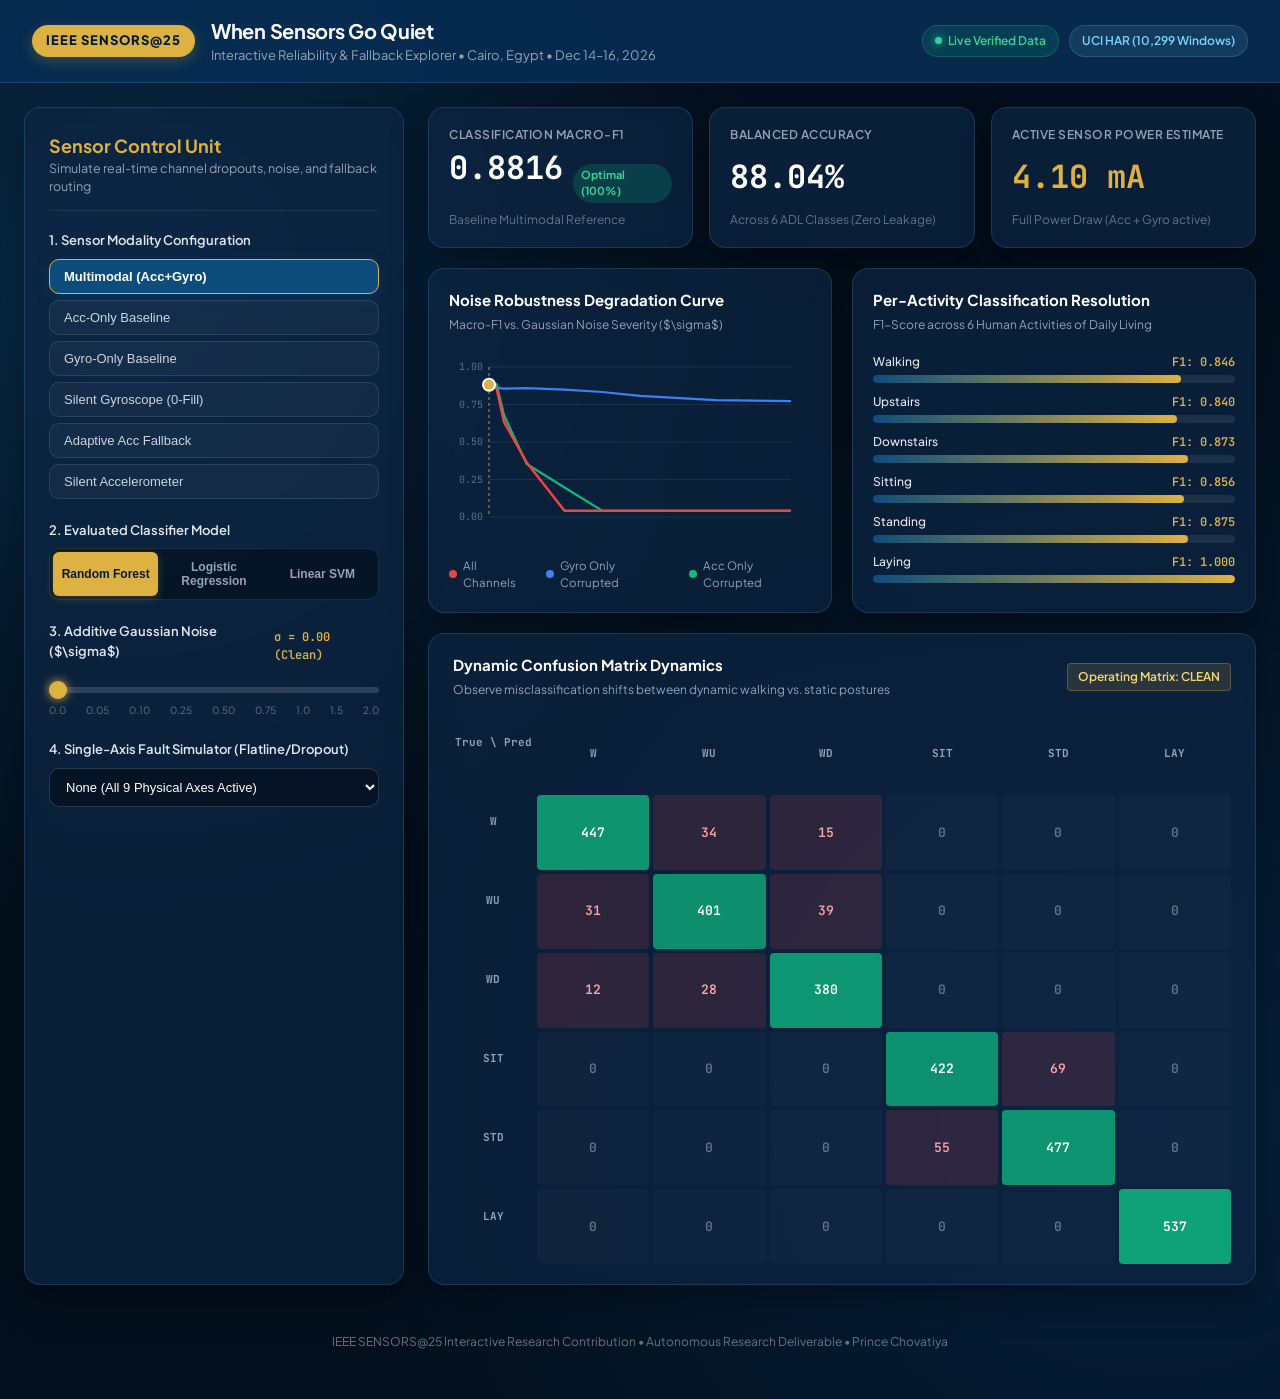
<file: interactive_demo/index.html>
<!DOCTYPE html>
<html lang="en">
<head>
  <meta charset="UTF-8">
  <meta name="viewport" content="width=device-width, initial-scale=1.0">
  <title>When Sensors Go Quiet | IEEE SENSORS@25 Interactive Demonstration</title>
  <link rel="preconnect" href="https://fonts.googleapis.com">
  <link rel="preconnect" href="https://fonts.gstatic.com" crossorigin>
  <link href="https://fonts.googleapis.com/css2?family=Plus+Jakarta+Sans:wght@300;400;500;600;700;800&family=JetBrains+Mono:wght@400;600&display=swap" rel="stylesheet">
  <link rel="stylesheet" href="style.css">
</head>
<body>

  <!-- Top Navigation Bar -->
  <header class="app-header">
    <div class="header-inner">
      <div class="brand-group">
        <div class="milestone-badge">IEEE SENSORS@25</div>
        <div class="brand-title">
          <h1>When Sensors Go Quiet</h1>
          <p>Interactive Reliability & Fallback Explorer • Cairo, Egypt • Dec 14–16, 2026</p>
        </div>
      </div>
      <div class="header-badges">
        <span class="badge live-badge"><span class="pulse-dot"></span> Live Verified Data</span>
        <span class="badge dataset-badge">UCI HAR (10,299 Windows)</span>
      </div>
    </div>
  </header>

  <!-- Main Grid Container -->
  <main class="dashboard-grid">

    <!-- Left Control Panel -->
    <aside class="control-panel card">
      <div class="panel-header">
        <h2>Sensor Control Unit</h2>
        <p class="subtitle">Simulate real-time channel dropouts, noise, and fallback routing</p>
      </div>

      <!-- Control 1: Operating Sensor Configuration -->
      <div class="control-group">
        <label class="control-label">1. Sensor Modality Configuration</label>
        <div class="pill-selector" id="modalitySelector">
          <button class="pill-btn active" data-modality="multimodal">Multimodal (Acc+Gyro)</button>
          <button class="pill-btn" data-modality="acc_only">Acc-Only Baseline</button>
          <button class="pill-btn" data-modality="gyro_only">Gyro-Only Baseline</button>
          <button class="pill-btn alert-pill" data-modality="silent_gyro">Silent Gyroscope (0-Fill)</button>
          <button class="pill-btn success-pill" data-modality="adaptive_fallback">Adaptive Acc Fallback</button>
          <button class="pill-btn danger-pill" data-modality="silent_acc">Silent Accelerometer</button>
        </div>
      </div>

      <!-- Control 2: Classifier Architecture -->
      <div class="control-group">
        <label class="control-label">2. Evaluated Classifier Model</label>
        <div class="segmented-control" id="modelSelector">
          <button class="seg-btn active" data-model="rf">Random Forest</button>
          <button class="seg-btn" data-model="lr">Logistic Regression</button>
          <button class="seg-btn" data-model="svm">Linear SVM</button>
        </div>
      </div>

      <!-- Control 3: Additive Gaussian Noise Sweeper -->
      <div class="control-group">
        <div class="label-with-value">
          <label class="control-label">3. Additive Gaussian Noise ($\sigma$)</label>
          <span class="slider-val" id="noiseValueDisplay">σ = 0.00 (Clean)</span>
        </div>
        <input type="range" id="noiseSlider" min="0" max="8" step="1" value="0" class="custom-slider">
        <div class="slider-ticks">
          <span>0.0</span>
          <span>0.05</span>
          <span>0.10</span>
          <span>0.25</span>
          <span>0.50</span>
          <span>0.75</span>
          <span>1.0</span>
          <span>1.5</span>
          <span>2.0</span>
        </div>
      </div>

      <!-- Control 4: Single-Axis Fault Simulator -->
      <div class="control-group">
        <label class="control-label">4. Single-Axis Fault Simulator (Flatline/Dropout)</label>
        <select id="axisSelector" class="custom-select">
          <option value="none">None (All 9 Physical Axes Active)</option>
          <option value="total_acc_x">Total Acc X-Axis (Primary Fatal Point: -0.830 F1)</option>
          <option value="total_acc_y">Total Acc Y-Axis (-0.141 F1)</option>
          <option value="body_acc_x">Body Acc X-Axis (-0.086 F1)</option>
          <option value="body_gyro_x">Body Gyro X-Axis (-0.149 F1)</option>
          <option value="body_gyro_y">Body Gyro Y-Axis (-0.021 F1)</option>
          <option value="body_gyro_z">Body Gyro Z-Axis (-0.019 F1)</option>
        </select>
      </div>

      <!-- Fallback Benefit Callout -->
      <div class="fallback-callout" id="fallbackCallout">
        <div class="callout-icon">💡</div>
        <div class="callout-text">
          <strong>Adaptive Fallback Advantage</strong>
          <p id="fallbackComparisonText">Switching to the dedicated Accelerometer fallback model recovers +3.53% Macro-F1 over naive zero-imputed joint models.</p>
        </div>
      </div>
    </aside>

    <!-- Right Presentation Display -->
    <section class="display-panel">

      <!-- Metrics Summary Row -->
      <div class="metrics-row">
        <div class="metric-card card">
          <span class="m-label">Classification Macro-F1</span>
          <div class="m-value-wrap">
            <span class="m-val" id="macroF1Display">0.8816</span>
            <span class="m-status-pill badge-optimal" id="statusPill">Optimal (100%)</span>
          </div>
          <span class="m-sub" id="retentionDisplay">Baseline Reference (Pristine 9-Ch)</span>
        </div>

        <div class="metric-card card">
          <span class="m-label">Balanced Accuracy</span>
          <div class="m-value-wrap">
            <span class="m-val" id="balAccDisplay">88.04%</span>
          </div>
          <span class="m-sub">Across 6 ADL Classes (Zero Leakage)</span>
        </div>

        <div class="metric-card card">
          <span class="m-label">Active Sensor Power Estimate</span>
          <div class="m-value-wrap">
            <span class="m-val highlight-val" id="powerDisplay">4.10 mA</span>
          </div>
          <span class="m-sub" id="powerSavingsDisplay">Full Power Draw (Acc + Gyro active)</span>
        </div>
      </div>

      <!-- Mid Row: Robustness Curve & Per-Activity Vulnerability -->
      <div class="two-col-charts">
        
        <!-- Chart 1: Noise Degradation Curve -->
        <div class="chart-card card">
          <div class="chart-header">
            <h3>Noise Robustness Degradation Curve</h3>
            <span class="chart-sub">Macro-F1 vs. Gaussian Noise Severity ($\sigma$)</span>
          </div>
          <div class="canvas-container">
            <canvas id="noiseCurveCanvas"></canvas>
          </div>
          <div class="legend-row">
            <span class="legend-item"><span class="dot dot-red"></span> All Channels</span>
            <span class="legend-item"><span class="dot dot-blue"></span> Gyro Only Corrupted</span>
            <span class="legend-item"><span class="dot dot-green"></span> Acc Only Corrupted</span>
          </div>
        </div>

        <!-- Chart 2: Per-Activity F1 Scores -->
        <div class="chart-card card">
          <div class="chart-header">
            <h3>Per-Activity Classification Resolution</h3>
            <span class="chart-sub">F1-Score across 6 Human Activities of Daily Living</span>
          </div>
          <div class="activity-bars-container" id="activityBars">
            <!-- Dynamically populated by app.js -->
          </div>
        </div>

      </div>

      <!-- Bottom Row: Dynamic Confusion Matrix -->
      <div class="cm-card card">
        <div class="cm-header">
          <div>
            <h3>Dynamic Confusion Matrix Dynamics</h3>
            <span class="chart-sub">Observe misclassification shifts between dynamic walking vs. static postures</span>
          </div>
          <div class="cm-meta-tag" id="cmMetaTag">State: Clean Multimodal (9-Channel)</div>
        </div>

        <div class="cm-wrapper">
          <div class="cm-grid" id="cmGrid">
            <!-- Dynamically populated 6x6 grid -->
          </div>
        </div>
      </div>

    </section>

  </main>

  <!-- Footer -->
  <footer class="app-footer">
    <p>IEEE SENSORS@25 Interactive Research Contribution • Autonomous Research Deliverable • Prince Chovatiya</p>
  </footer>

  <script src="app.js"></script>
</body>
</html>
</file>
<file: interactive_demo/style.css>
/* IEEE SENSORS@25 Interactive Demo Stylesheet */
:root {
  --navy-dark: #082E55;
  --navy-deep: #051A30;
  --navy-mid: #0D4D7B;
  --navy-card: #0A2645;
  --gold: #DEB143;
  --gold-glow: rgba(222, 177, 67, 0.25);
  --gold-light: #F7D678;
  --text-main: #FFFFFF;
  --text-dim: #94A3B8;
  --text-muted: #64748B;
  --bg-page: #030F1C;
  --card-bg: rgba(13, 38, 68, 0.7);
  --card-border: rgba(125, 211, 252, 0.15);
  --card-hover: rgba(125, 211, 252, 0.3);
  --success: #10B981;
  --success-bg: rgba(16, 185, 129, 0.15);
  --danger: #EF4444;
  --danger-bg: rgba(239, 68, 68, 0.15);
  --warning: #F59E0B;
  --radius-lg: 16px;
  --radius-md: 10px;
  --radius-sm: 6px;
  --shadow-card: 0 16px 36px rgba(0, 0, 0, 0.35);
  --transition: all 0.2s cubic-bezier(0.4, 0, 0.2, 1);
}

* {
  box-sizing: border-box;
  margin: 0;
  padding: 0;
}

body {
  font-family: 'Plus Jakarta Sans', -apple-system, BlinkMacSystemFont, sans-serif;
  background-color: var(--bg-page);
  background-image: 
    radial-gradient(circle at 10% 20%, rgba(13, 77, 123, 0.45) 0%, transparent 40%),
    radial-gradient(circle at 90% 80%, rgba(8, 46, 85, 0.55) 0%, transparent 50%);
  color: var(--text-main);
  min-height: 100vh;
  line-height: 1.5;
  padding-bottom: 24px;
}

/* Header */
.app-header {
  background: rgba(8, 46, 85, 0.85);
  backdrop-filter: blur(14px);
  border-bottom: 1px solid var(--card-border);
  padding: 16px 32px;
  position: sticky;
  top: 0;
  z-index: 100;
}

.header-inner {
  max-width: 1440px;
  margin: 0 auto;
  display: flex;
  align-items: center;
  justify-content: space-between;
  flex-wrap: wrap;
  gap: 16px;
}

.brand-group {
  display: flex;
  align-items: center;
  gap: 16px;
}

.milestone-badge {
  background: var(--gold);
  color: var(--navy-deep);
  font-weight: 800;
  font-size: 13px;
  letter-spacing: 1px;
  padding: 6px 14px;
  border-radius: 50px;
  box-shadow: 0 4px 14px var(--gold-glow);
  white-space: nowrap;
}

.brand-title h1 {
  font-size: 20px;
  font-weight: 700;
  color: #FFFFFF;
  letter-spacing: -0.3px;
}

.brand-title p {
  font-size: 13px;
  color: var(--text-dim);
}

.header-badges {
  display: flex;
  align-items: center;
  gap: 10px;
}

.badge {
  font-size: 12px;
  font-weight: 600;
  padding: 6px 12px;
  border-radius: 50px;
  display: inline-flex;
  align-items: center;
  gap: 6px;
}

.live-badge {
  background: rgba(16, 185, 129, 0.15);
  color: #34D399;
  border: 1px solid rgba(16, 185, 129, 0.3);
}

.pulse-dot {
  width: 7px;
  height: 7px;
  background: #34D399;
  border-radius: 50%;
  box-shadow: 0 0 8px #34D399;
  animation: pulse 1.5s infinite;
}

@keyframes pulse {
  0% { transform: scale(0.9); opacity: 0.7; }
  50% { transform: scale(1.3); opacity: 1; }
  100% { transform: scale(0.9); opacity: 0.7; }
}

.dataset-badge {
  background: rgba(125, 211, 252, 0.1);
  color: #7DD3FC;
  border: 1px solid rgba(125, 211, 252, 0.2);
}

/* Dashboard Layout */
.dashboard-grid {
  max-width: 1440px;
  margin: 24px auto;
  padding: 0 24px;
  display: grid;
  grid-template-columns: 380px 1fr;
  gap: 24px;
}

/* Cards */
.card {
  background: var(--card-bg);
  backdrop-filter: blur(12px);
  border: 1px solid var(--card-border);
  border-radius: var(--radius-lg);
  padding: 24px;
  box-shadow: var(--shadow-card);
  transition: var(--transition);
}

.card:hover {
  border-color: var(--card-hover);
}

/* Control Panel */
.panel-header {
  margin-bottom: 20px;
  border-bottom: 1px solid rgba(255, 255, 255, 0.08);
  padding-bottom: 14px;
}

.panel-header h2 {
  font-size: 18px;
  font-weight: 700;
  color: var(--gold);
}

.panel-header .subtitle {
  font-size: 12.5px;
  color: var(--text-dim);
}

.control-group {
  margin-bottom: 22px;
}

.control-label {
  display: block;
  font-size: 13px;
  font-weight: 600;
  color: #E2E8F0;
  margin-bottom: 8px;
}

.label-with-value {
  display: flex;
  justify-content: space-between;
  align-items: center;
  margin-bottom: 6px;
}

.slider-val {
  font-family: 'JetBrains Mono', monospace;
  font-size: 12px;
  font-weight: 600;
  color: var(--gold);
}

/* Pill Buttons */
.pill-selector {
  display: flex;
  flex-direction: column;
  gap: 6px;
}

.pill-btn {
  background: rgba(255, 255, 255, 0.04);
  border: 1px solid rgba(255, 255, 255, 0.1);
  color: #CBD5E1;
  padding: 9px 14px;
  border-radius: var(--radius-md);
  font-size: 13px;
  font-weight: 500;
  cursor: pointer;
  text-align: left;
  transition: var(--transition);
}

.pill-btn:hover {
  background: rgba(255, 255, 255, 0.08);
  color: #FFFFFF;
  border-color: rgba(255, 255, 255, 0.2);
}

.pill-btn.active {
  background: var(--navy-mid);
  border-color: var(--gold);
  color: #FFFFFF;
  font-weight: 600;
  box-shadow: 0 4px 14px rgba(13, 77, 123, 0.4);
}

.pill-btn.alert-pill.active {
  background: rgba(245, 158, 11, 0.25);
  border-color: var(--warning);
  color: #FCD34D;
}

.pill-btn.success-pill.active {
  background: rgba(16, 185, 129, 0.25);
  border-color: var(--success);
  color: #6EE7B7;
}

.pill-btn.danger-pill.active {
  background: rgba(239, 68, 68, 0.25);
  border-color: var(--danger);
  color: #FCA5A5;
}

/* Segmented Control */
.segmented-control {
  display: flex;
  background: rgba(0, 0, 0, 0.35);
  border: 1px solid rgba(255, 255, 255, 0.1);
  border-radius: var(--radius-md);
  padding: 3px;
  gap: 3px;
}

.seg-btn {
  flex: 1;
  background: transparent;
  border: none;
  color: var(--text-dim);
  font-size: 12px;
  font-weight: 600;
  padding: 8px 6px;
  border-radius: var(--radius-sm);
  cursor: pointer;
  transition: var(--transition);
  text-align: center;
}

.seg-btn:hover {
  color: #FFFFFF;
}

.seg-btn.active {
  background: var(--gold);
  color: var(--navy-deep);
  box-shadow: 0 2px 8px var(--gold-glow);
}

/* Range Slider */
.custom-slider {
  width: 100%;
  height: 6px;
  border-radius: 4px;
  background: rgba(255, 255, 255, 0.15);
  outline: none;
  -webkit-appearance: none;
  cursor: pointer;
}

.custom-slider::-webkit-slider-thumb {
  -webkit-appearance: none;
  width: 18px;
  height: 18px;
  border-radius: 50%;
  background: var(--gold);
  box-shadow: 0 0 10px var(--gold);
  cursor: pointer;
  transition: transform 0.15s ease;
}

.custom-slider::-webkit-slider-thumb:hover {
  transform: scale(1.2);
}

.slider-ticks {
  display: flex;
  justify-content: space-between;
  font-size: 10px;
  color: var(--text-muted);
  margin-top: 4px;
}

/* Select */
.custom-select {
  width: 100%;
  background: rgba(0, 0, 0, 0.35);
  border: 1px solid rgba(255, 255, 255, 0.15);
  border-radius: var(--radius-md);
  color: #FFFFFF;
  padding: 10px 12px;
  font-size: 13px;
  outline: none;
  cursor: pointer;
}

.custom-select option {
  background: #082E55;
  color: #FFFFFF;
}

/* Fallback Callout */
.fallback-callout {
  background: rgba(222, 177, 67, 0.1);
  border: 1px solid rgba(222, 177, 67, 0.3);
  border-radius: var(--radius-md);
  padding: 14px;
  display: flex;
  gap: 12px;
  align-items: flex-start;
  margin-top: 10px;
}

.callout-icon {
  font-size: 20px;
  line-height: 1;
}

.callout-text strong {
  display: block;
  font-size: 13px;
  color: var(--gold-light);
  margin-bottom: 2px;
}

.callout-text p {
  font-size: 12px;
  color: #E2E8F0;
  line-height: 1.4;
}

/* Display Panel */
.display-panel {
  display: flex;
  flex-direction: column;
  gap: 20px;
}

/* Metrics Row */
.metrics-row {
  display: grid;
  grid-template-columns: repeat(3, 1fr);
  gap: 16px;
}

.metric-card {
  padding: 18px 20px;
  display: flex;
  flex-direction: column;
  justify-content: space-between;
}

.m-label {
  font-size: 12px;
  font-weight: 600;
  color: var(--text-dim);
  text-transform: uppercase;
  letter-spacing: 0.5px;
}

.m-value-wrap {
  display: flex;
  align-items: baseline;
  gap: 10px;
  margin: 8px 0;
}

.m-val {
  font-family: 'JetBrains Mono', monospace;
  font-size: 32px;
  font-weight: 700;
  color: #FFFFFF;
  line-height: 1;
}

.highlight-val {
  color: var(--gold);
}

.m-status-pill {
  font-size: 11px;
  font-weight: 700;
  padding: 3px 8px;
  border-radius: 50px;
}

.badge-optimal {
  background: rgba(16, 185, 129, 0.2);
  color: #34D399;
}

.badge-robust {
  background: rgba(59, 130, 246, 0.2);
  color: #60A5FA;
}

.badge-degraded {
  background: rgba(245, 158, 11, 0.2);
  color: #FBBF24;
}

.badge-collapse {
  background: rgba(239, 68, 68, 0.2);
  color: #F87171;
}

.m-sub {
  font-size: 12px;
  color: var(--text-muted);
}

/* Charts */
.two-col-charts {
  display: grid;
  grid-template-columns: 1fr 1fr;
  gap: 20px;
}

.chart-card {
  padding: 20px;
  display: flex;
  flex-direction: column;
}

.chart-header {
  margin-bottom: 12px;
}

.chart-header h3 {
  font-size: 15px;
  font-weight: 700;
  color: #FFFFFF;
}

.chart-sub {
  font-size: 12px;
  color: var(--text-dim);
}

.canvas-container {
  width: 100%;
  height: 200px;
  position: relative;
}

.canvas-container canvas {
  width: 100%;
  height: 100%;
  display: block;
}

.legend-row {
  display: flex;
  justify-content: center;
  gap: 16px;
  font-size: 11.5px;
  color: var(--text-dim);
  margin-top: 10px;
}

.legend-item {
  display: flex;
  align-items: center;
  gap: 6px;
}

.dot {
  width: 8px;
  height: 8px;
  border-radius: 50%;
}

.dot-red { background: #EF4444; }
.dot-blue { background: #3B82F6; }
.dot-green { background: #10B981; }

/* Activity Progress Bars */
.activity-bars-container {
  display: flex;
  flex-direction: column;
  gap: 10px;
  margin-top: 6px;
}

.act-row {
  display: flex;
  flex-direction: column;
  gap: 4px;
}

.act-meta {
  display: flex;
  justify-content: space-between;
  font-size: 12px;
}

.act-name {
  color: #E2E8F0;
  font-weight: 500;
}

.act-val {
  font-family: 'JetBrains Mono', monospace;
  font-weight: 600;
  color: var(--gold);
}

.act-track {
  width: 100%;
  height: 8px;
  background: rgba(255, 255, 255, 0.08);
  border-radius: 4px;
  overflow: hidden;
}

.act-bar {
  height: 100%;
  border-radius: 4px;
  background: linear-gradient(90deg, #0D4D7B, #DEB143);
  transition: width 0.3s cubic-bezier(0.4, 0, 0.2, 1);
}

/* Confusion Matrix */
.cm-card {
  padding: 20px 24px;
}

.cm-header {
  display: flex;
  justify-content: space-between;
  align-items: center;
  margin-bottom: 16px;
  flex-wrap: wrap;
  gap: 10px;
}

.cm-header h3 {
  font-size: 15px;
  font-weight: 700;
  color: #FFFFFF;
}

.cm-meta-tag {
  font-size: 12px;
  font-weight: 600;
  padding: 4px 10px;
  border-radius: 4px;
  background: rgba(222, 177, 67, 0.15);
  color: var(--gold-light);
  border: 1px solid rgba(222, 177, 67, 0.3);
}

.cm-wrapper {
  overflow-x: auto;
}

.cm-grid {
  display: grid;
  grid-template-columns: 80px repeat(6, 1fr);
  gap: 4px;
  min-width: 540px;
}

.cm-cell {
  aspect-ratio: 1.5;
  display: flex;
  flex-direction: column;
  align-items: center;
  justify-content: center;
  border-radius: 4px;
  font-family: 'JetBrains Mono', monospace;
  font-size: 13px;
  font-weight: 600;
  transition: var(--transition);
}

.cm-cell-hdr {
  font-size: 11px;
  font-weight: 700;
  color: var(--text-dim);
  text-align: center;
}

/* Footer */
.app-footer {
  text-align: center;
  padding: 24px;
  font-size: 12px;
  color: var(--text-muted);
}

/* Responsive */
@media (max-width: 1024px) {
  .dashboard-grid {
    grid-template-columns: 1fr;
  }
  .two-col-charts {
    grid-template-columns: 1fr;
  }
}

@media (max-width: 640px) {
  .metrics-row {
    grid-template-columns: 1fr;
  }
}
</file>
